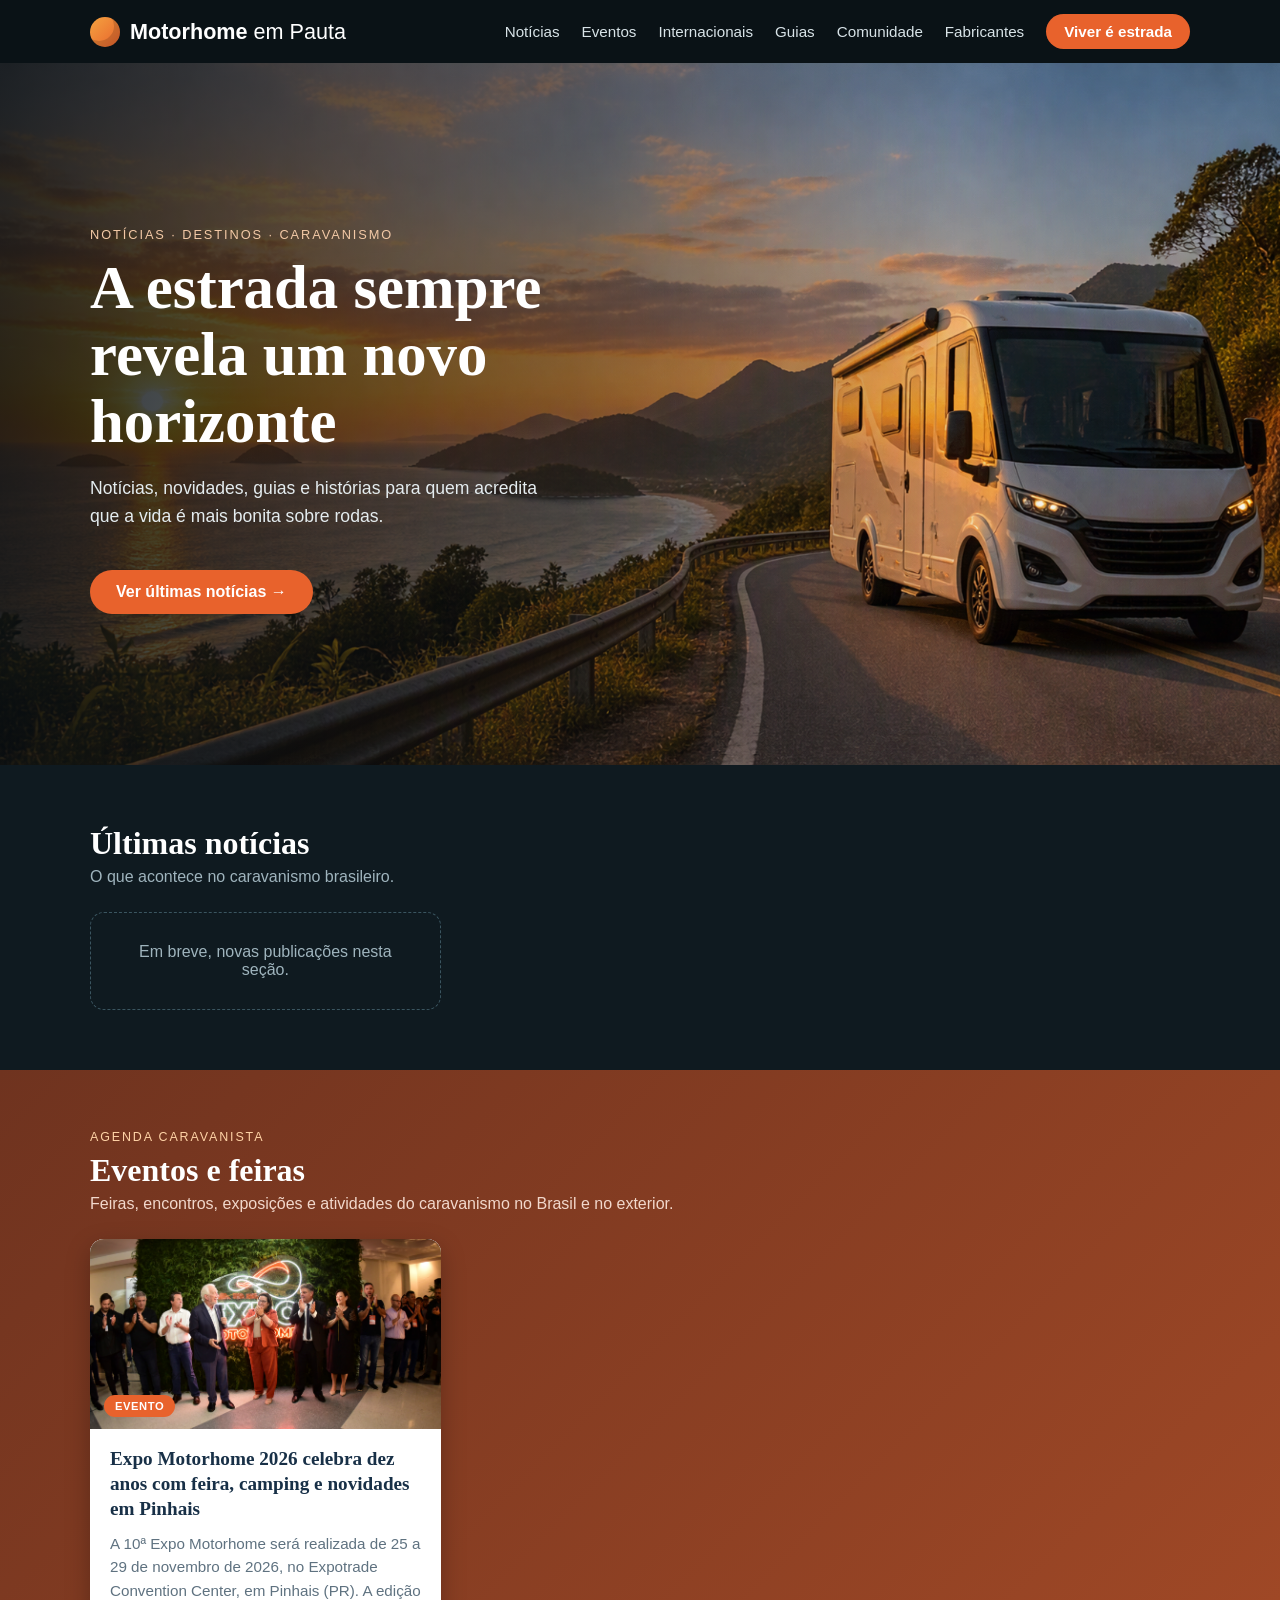
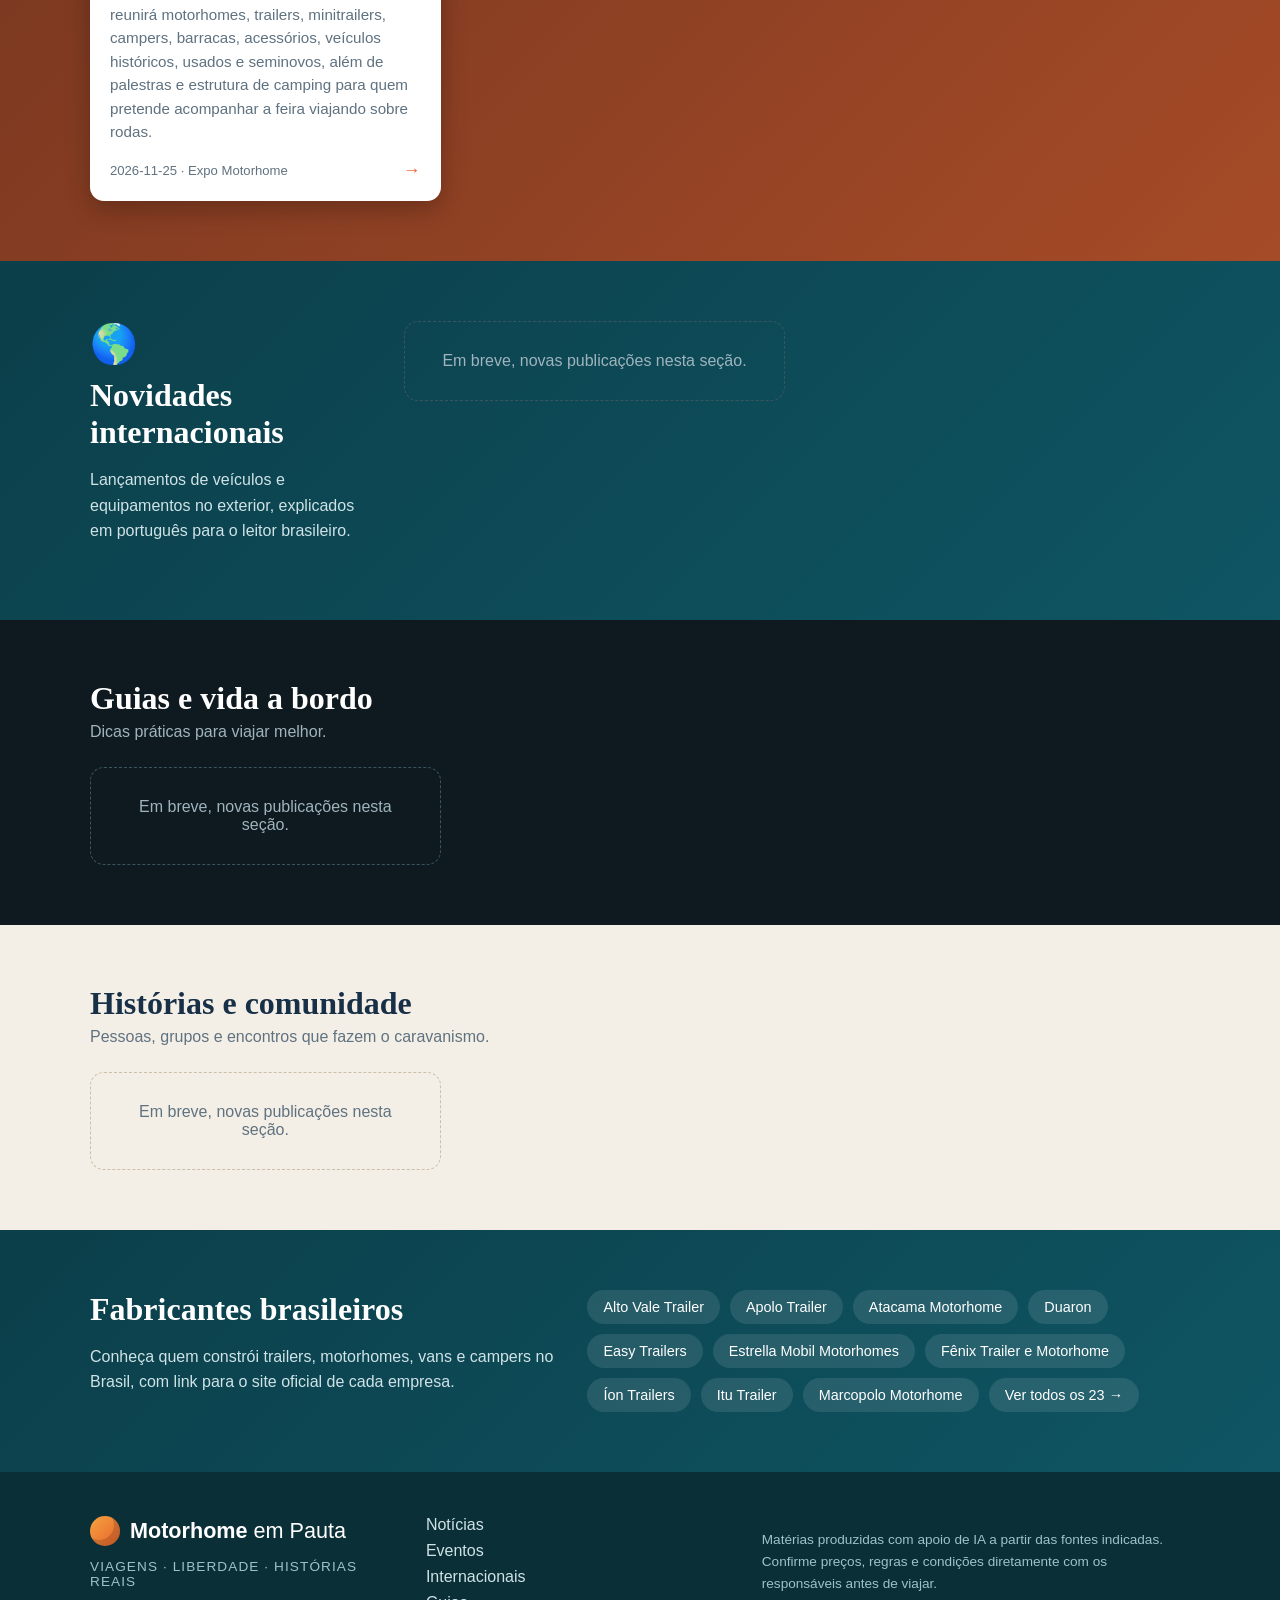
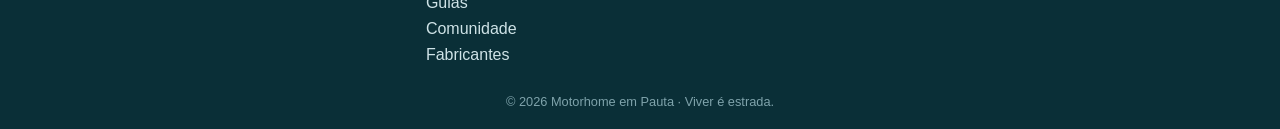
<file: index.html>
<!DOCTYPE html>
<html lang="pt-BR">
<head>
<meta charset="UTF-8">
<meta name="viewport" content="width=device-width, initial-scale=1">
<meta name="description" content="Notícias, lançamentos nacionais, novidades internacionais, guias e histórias sobre motorhomes, trailers, campers e caravanismo.">
<title>Motorhome em Pauta | As notícias que movem o caravanismo</title>
<link rel="stylesheet" href="estilo.css">
</head>
<body>
<header class="topo">
  <div class="largura topo-linha">
    <div class="logo"><span class="logo-sol"></span><span><strong>Motorhome</strong> em Pauta</span></div>
    <nav id="menu" class="menu" aria-label="Seções"></nav>
  </div>
</header>

<section class="capa">
  <div class="largura capa-texto">
    <p class="chapeu">Notícias · Destinos · Caravanismo</p>
    <h1>A estrada sempre revela um novo horizonte</h1>
    <p class="capa-sub">Notícias, novidades, guias e histórias para quem acredita que a vida é mais bonita sobre rodas.</p>
    <div id="capa-acao"></div>
  </div>
</section>

<main>
  <section id="lancamentos" class="faixa lancamentos" hidden>
    <div class="largura">
      <div class="cabecalho">
        <p class="chapeu-lanc">Indústria nacional em movimento</p>
        <h2>Lançamentos nacionais <span class="feito-br">Feito no Brasil</span></h2>
        <p>Novos modelos de fabricantes brasileiros.</p>
      </div>
      <div id="filtros-lanc" class="filtros filtros-escuros" role="toolbar" aria-label="Filtrar lançamentos"></div>
      <div id="grade-lanc" class="grade grade-lanc"></div>
    </div>
  </section>

  <section id="ultimas" class="faixa escura">
    <div class="largura">
      <div class="cabecalho"><h2>Últimas notícias</h2><p>O que acontece no caravanismo brasileiro.</p></div>
      <div class="grade" data-categoria="Últimas notícias"></div>
    </div>
  </section>

  <section id="eventos" class="faixa eventos">
    <div class="largura">
      <div class="cabecalho">
        <p class="chapeu-eventos">Agenda caravanista</p>
        <h2>Eventos e feiras</h2>
        <p>Feiras, encontros, exposições e atividades do caravanismo no Brasil e no exterior.</p>
      </div>
      <div class="grade" data-categoria="Eventos e feiras"></div>
    </div>
  </section>

  <section id="internacionais" class="faixa petroleo">
    <div class="largura internacional">
      <div class="intro-int">
        <span class="globo">🌎</span>
        <h2>Novidades internacionais</h2>
        <p>Lançamentos de veículos e equipamentos no exterior, explicados em português para o leitor brasileiro.</p>
      </div>
      <div class="grade" data-categoria="Novidades internacionais"></div>
    </div>
  </section>

  <section id="guias" class="faixa escura">
    <div class="largura">
      <div class="cabecalho"><h2>Guias e vida a bordo</h2><p>Dicas práticas para viajar melhor.</p></div>
      <div class="grade" data-categoria="Guias e vida a bordo"></div>
    </div>
  </section>

  <section id="comunidade" class="faixa areia">
    <div class="largura">
      <div class="cabecalho"><h2>Histórias e comunidade</h2><p>Pessoas, grupos e encontros que fazem o caravanismo.</p></div>
      <div class="grade" data-categoria="Histórias e comunidade"></div>
    </div>
  </section>

  <section id="fabricantes" class="faixa petroleo">
    <div class="largura destaque-fab">
      <div>
        <h2>Fabricantes brasileiros</h2>
        <p>Conheça quem constrói trailers, motorhomes, vans e campers no Brasil, com link para o site oficial de cada empresa.</p>
      </div>
      <div id="nomes-fab" class="nomes-fab"></div>
    </div>
  </section>
</main>

<footer class="rodape">
  <div class="largura rodape-linha">
    <div>
      <div class="logo"><span class="logo-sol"></span><span><strong>Motorhome</strong> em Pauta</span></div>
      <p class="lema">Viagens · Liberdade · Histórias reais</p>
    </div>
    <nav id="menu-rodape" class="menu-rodape" aria-label="Rodapé"></nav>
    <p class="aviso">Matérias produzidas com apoio de IA a partir das fontes indicadas. Confirme preços, regras e condições diretamente com os responsáveis antes de viajar.</p>
  </div>
  <p class="copy">© 2026 Motorhome em Pauta · Viver é estrada.</p>
</footer>

<script src="site.js"></script>
</body>
</html>
</file>
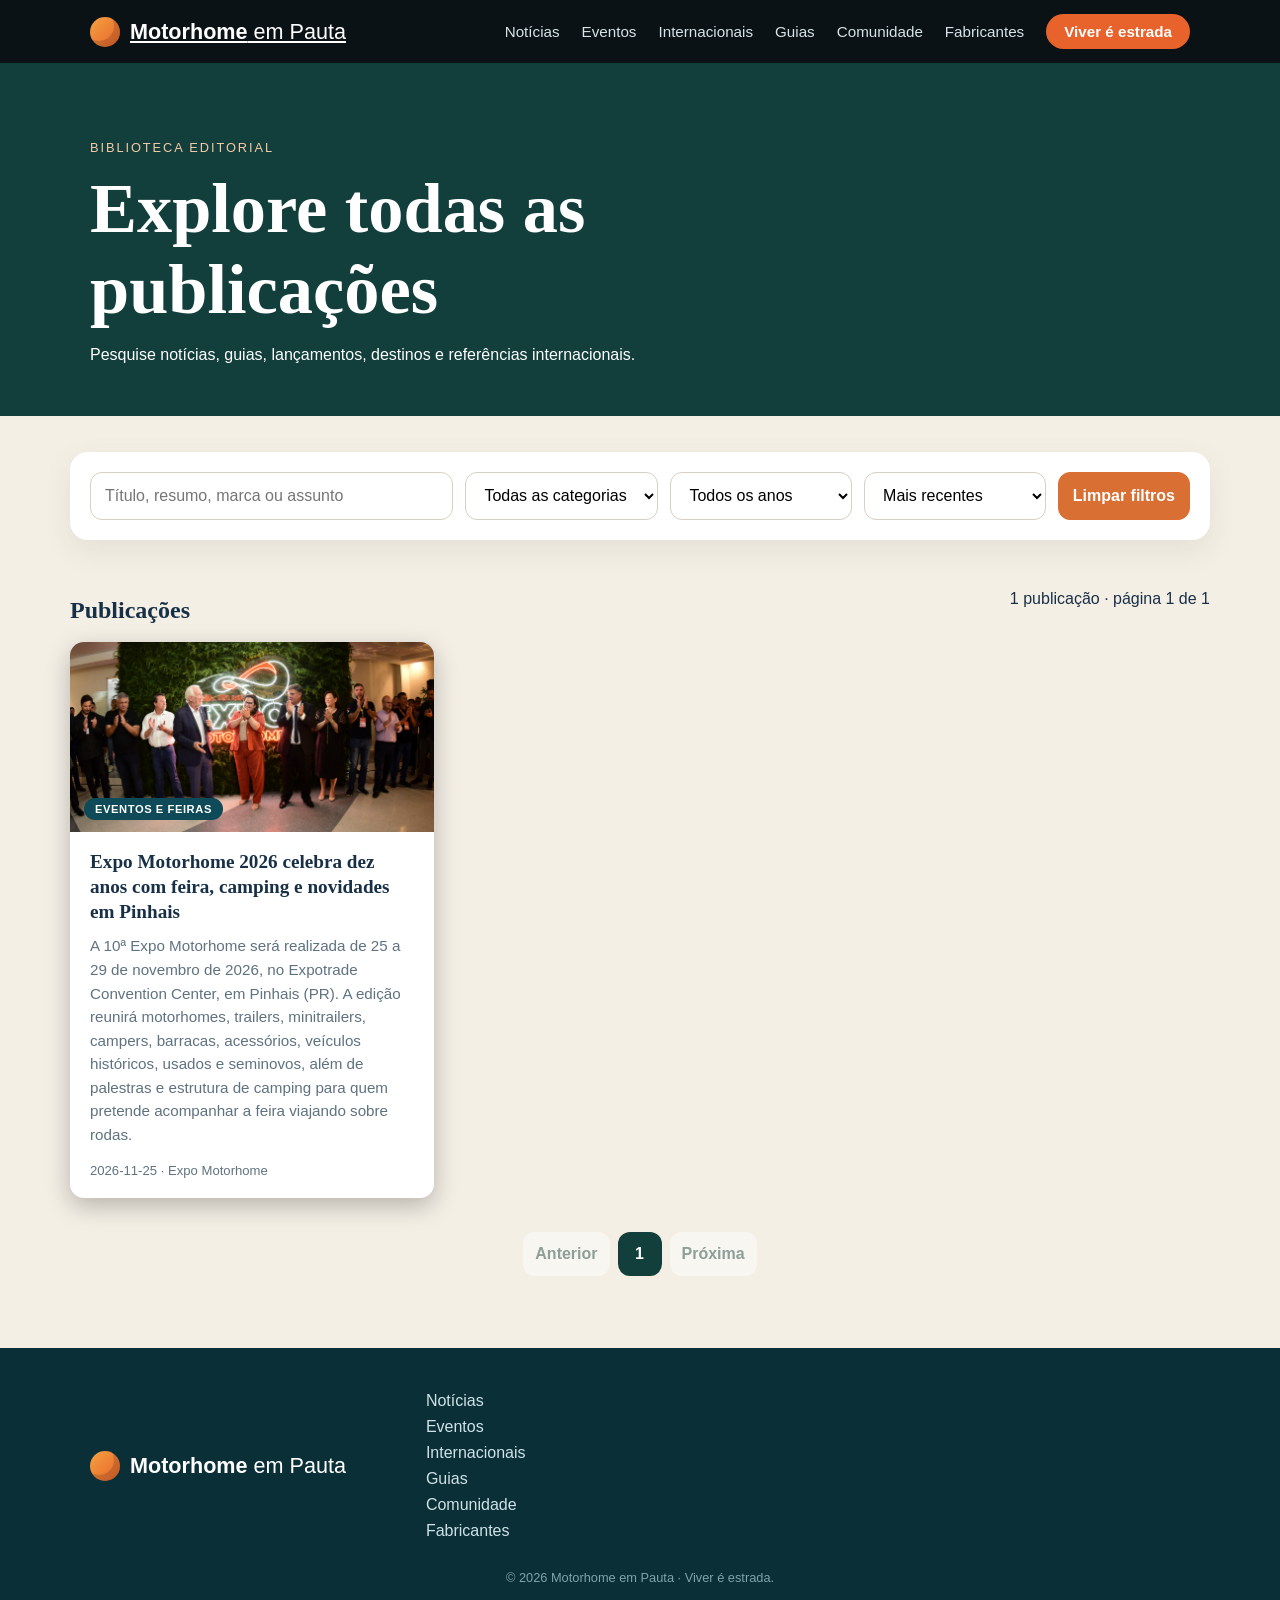
<file: arquivo.html>
<!DOCTYPE html>
<html lang="pt-BR">
<head>
<meta charset="UTF-8">
<meta name="viewport" content="width=device-width, initial-scale=1">
<meta name="description" content="Arquivo de publicações do Motorhome em Pauta.">
<title>Arquivo de publicações | Motorhome em Pauta</title>
<link rel="stylesheet" href="estilo.css">
<link rel="stylesheet" href="arquivo.css">
</head>
<body>
<header class="topo"><div class="largura topo-linha"><a class="logo" href="index.html"><span class="logo-sol"></span><span><strong>Motorhome</strong> em Pauta</span></a><nav id="menu" class="menu" aria-label="Seções"></nav></div></header>
<main class="arquivo-main">
  <section class="arquivo-cabecalho"><div class="largura"><p class="chapeu">Biblioteca editorial</p><h1>Explore todas as publicações</h1><p>Pesquise notícias, guias, lançamentos, destinos e referências internacionais.</p></div></section>
  <section class="largura arquivo-conteudo" aria-labelledby="titulo-resultados">
    <form id="filtros-arquivo" class="arquivo-filtros" role="search">
      <label for="busca-arquivo">Buscar</label>
      <input id="busca-arquivo" name="q" type="search" placeholder="Título, resumo, marca ou assunto">
      <label for="categoria-arquivo">Categoria</label>
      <select id="categoria-arquivo" name="categoria"><option value="">Todas as categorias</option></select>
      <label for="ano-arquivo">Ano</label>
      <select id="ano-arquivo" name="ano"><option value="">Todos os anos</option></select>
      <label for="ordem-arquivo">Ordenar</label>
      <select id="ordem-arquivo" name="ordem"><option value="recentes">Mais recentes</option><option value="antigas">Mais antigas</option></select>
      <button type="button" id="limpar-arquivo">Limpar filtros</button>
    </form>
    <div class="arquivo-barra"><h2 id="titulo-resultados">Publicações</h2><p id="contagem-arquivo" aria-live="polite"></p></div>
    <div id="grade-arquivo" class="grade arquivo-grade"></div>
    <nav id="paginacao-arquivo" class="paginacao" aria-label="Paginação do arquivo"></nav>
  </section>
</main>
<footer class="rodape"><div class="largura rodape-linha"><div class="logo"><span class="logo-sol"></span><span><strong>Motorhome</strong> em Pauta</span></div><nav id="menu-rodape" class="menu-rodape" aria-label="Rodapé"></nav></div><p class="copy">© 2026 Motorhome em Pauta · Viver é estrada.</p></footer>
<script src="site.js"></script>
<script src="arquivo.js"></script>
</body></html>
</file>
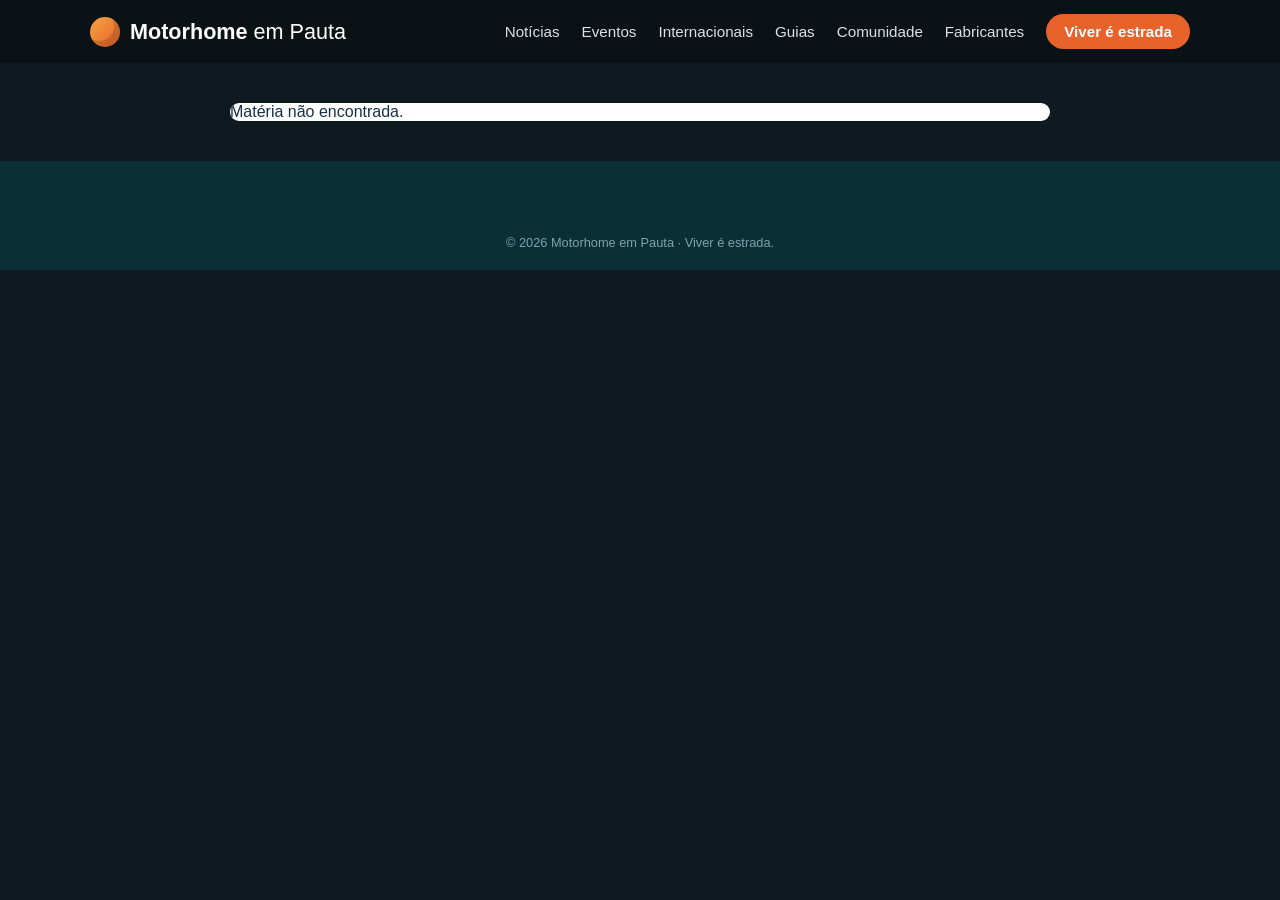
<file: materia.html>
<!DOCTYPE html>
<html lang="pt-BR">
<head>
<meta charset="UTF-8">
<meta name="viewport" content="width=device-width, initial-scale=1">
<meta name="description" content="Matéria do Motorhome em Pauta.">
<title>Motorhome em Pauta</title>
<link rel="stylesheet" href="estilo.css">
</head>
<body>
<header class="topo">
  <div class="largura topo-linha">
    <div class="logo"><span class="logo-sol"></span><span><strong>Motorhome</strong> em Pauta</span></div>
    <nav id="menu" class="menu" aria-label="Seções"></nav>
  </div>
</header>
<article id="materia" class="materia"><p style="padding:30px">Carregando matéria...</p></article>
<footer class="rodape">
  <p class="copy">© 2026 Motorhome em Pauta · Viver é estrada.</p>
</footer>
<script src="site.js"></script>
</body>
</html>
</file>
<file: estilo.css>
:root{--escuro:#0f1a20;--petroleo:#0e4a57;--areia:#f4efe6;--laranja:#e8622c;--verde:#1f7a4a;--texto:#183047;--cinza:#5f7280}
*{box-sizing:border-box}
html{scroll-behavior:smooth}
body{margin:0;font-family:Arial,Helvetica,sans-serif;color:var(--texto);background:var(--escuro)}
.largura{max-width:1140px;margin:0 auto;padding:0 20px}
h1,h2,h3{font-family:Georgia,"Times New Roman",serif}
section[id]{scroll-margin-top:80px}
[hidden]{display:none !important}

.topo{position:sticky;top:0;z-index:10;background:rgba(10,18,22,.92);backdrop-filter:blur(6px)}
.topo-linha{display:flex;align-items:center;justify-content:space-between;gap:20px;padding:14px 20px;flex-wrap:wrap}
.logo{display:flex;align-items:center;gap:10px;color:#fff;font-size:1.35rem}
.logo strong{color:#fff}
.logo-sol{width:30px;height:30px;border-radius:50%;background:linear-gradient(135deg,#f4a340,var(--laranja));box-shadow:inset -6px -6px 0 rgba(0,0,0,.15)}
.menu{display:flex;gap:22px;align-items:center;flex-wrap:wrap}
.menu a{color:#d8e3e7;text-decoration:none;font-size:.95rem}
.menu a:hover{color:#fff}
.menu a.botao{background:var(--laranja);color:#fff;padding:9px 18px;border-radius:999px;font-weight:bold}

.capa{min-height:78vh;display:flex;align-items:center;color:#fff;
  background:linear-gradient(90deg,rgba(8,14,18,.85) 0%,rgba(8,14,18,.45) 45%,rgba(8,14,18,0) 75%),url("imagens/capa-estrada.png") center/cover no-repeat}
.capa-texto{max-width:1140px;width:100%}
.chapeu{letter-spacing:.15em;text-transform:uppercase;font-size:.8rem;color:#f3c9a6}
.capa h1{font-size:clamp(2.2rem,5vw,3.8rem);line-height:1.1;max-width:560px;margin:10px 0 18px}
.capa-sub{max-width:480px;font-size:1.1rem;line-height:1.6;color:#e4ecef}
.botao-capa{display:inline-block;margin-top:22px;background:var(--laranja);color:#fff;text-decoration:none;padding:13px 26px;border-radius:999px;font-weight:bold}

.faixa{padding:60px 0}
.escura{background:var(--escuro)}
.petroleo{background:linear-gradient(135deg,#0b3f4a,#0f5563)}
.areia{background:var(--areia)}
.cabecalho{margin-bottom:26px}
.cabecalho h2{color:#fff;font-size:2rem;margin:0 0 6px}
.cabecalho p{color:#9fb4bd;margin:0}
.areia .cabecalho h2{color:var(--texto)}
.areia .cabecalho p{color:var(--cinza)}

/* Eventos e feiras */
.eventos{background:linear-gradient(135deg,#6f331f,#a64b27)}
.eventos .cabecalho h2{color:#fff}
.eventos .cabecalho p{color:#f2d8cc}
.chapeu-eventos{color:#ffd3a6 !important;letter-spacing:.15em;text-transform:uppercase;font-size:.78rem;margin:0 0 8px !important}
.eventos .selo{background:var(--laranja)}

.grade{display:grid;grid-template-columns:repeat(auto-fill,minmax(300px,1fr));gap:24px}
.cartao{display:flex;flex-direction:column;background:#fff;border-radius:14px;overflow:hidden;text-decoration:none;color:var(--texto);
  box-shadow:0 8px 24px rgba(0,0,0,.25);transition:transform .2s,box-shadow .2s}
.cartao:hover{transform:translateY(-4px);box-shadow:0 14px 32px rgba(0,0,0,.35)}
.foto{position:relative;height:190px;background:#cfd8dc center/cover no-repeat}
.selo{position:absolute;left:14px;bottom:12px;background:var(--petroleo);color:#fff;font-size:.7rem;font-weight:bold;
  letter-spacing:.05em;text-transform:uppercase;padding:5px 11px;border-radius:999px}
.selo-novo{position:absolute;left:14px;top:12px;background:var(--laranja);color:#fff;font-size:.7rem;font-weight:bold;
  letter-spacing:.05em;text-transform:uppercase;padding:5px 11px;border-radius:999px}
.ilustrativa{position:absolute;right:10px;top:10px;background:rgba(0,0,0,.55);color:#fff;font-size:.65rem;padding:3px 8px;border-radius:6px}
.conteudo{padding:18px 20px 20px;display:flex;flex-direction:column;flex:1}
.ficha{color:var(--cinza);font-size:.74rem;font-weight:bold;letter-spacing:.06em;text-transform:uppercase;margin:0 0 8px}
.conteudo h3{font-size:1.2rem;line-height:1.3;margin:0 0 10px}
.conteudo p{color:var(--cinza);line-height:1.55;margin:0 0 16px;font-size:.95rem}
.conteudo p.ficha{margin:0 0 8px;font-size:.74rem}
.rodape-cartao{margin-top:auto;display:flex;justify-content:space-between;align-items:center;gap:8px;color:var(--cinza);font-size:.82rem}
.origem{background:#eef2f3;border-radius:999px;padding:3px 10px;font-size:.72rem}
.seta{color:var(--laranja);font-weight:bold;font-size:1.1rem}
.vazio{color:#9fb4bd;padding:30px;border:1px dashed #3a5560;border-radius:14px;text-align:center}
.areia .vazio{color:var(--cinza);border-color:#cbbfa9}

/* Lançamentos nacionais */
.lancamentos{background:radial-gradient(circle at 92% 10%,rgba(31,122,74,.28),transparent 40%),#121c22}
.chapeu-lanc{color:#f3c9a6 !important;letter-spacing:.15em;text-transform:uppercase;font-size:.78rem;margin:0 0 8px !important}
.feito-br{display:inline-block;vertical-align:middle;background:var(--verde);color:#fff;font:bold .75rem Arial,sans-serif;
  letter-spacing:.06em;text-transform:uppercase;padding:6px 12px;border-radius:999px;margin-left:10px}
.filtros-escuros .filtro{background:rgba(255,255,255,.08);border-color:rgba(255,255,255,.18);color:#e4ecef}
.filtros-escuros .filtro.ativo{background:var(--laranja);border-color:var(--laranja);color:#fff}
.grade-lanc{margin-top:22px}
.grade-lanc .foto{height:220px}

.internacional{display:grid;grid-template-columns:280px 1fr;gap:34px;align-items:start}
.intro-int{color:#fff}
.intro-int h2{font-size:2rem;margin:10px 0}
.intro-int p{color:#cfe3e7;line-height:1.6}
.globo{font-size:2.4rem}

.rodape{background:#0a2f37;color:#cfe3e7;padding:44px 0 20px}
.rodape-linha{display:grid;grid-template-columns:1fr 1fr 1.4fr;gap:30px}
.lema{color:#9fc2c9;font-size:.85rem;letter-spacing:.08em;text-transform:uppercase}
.menu-rodape{display:flex;flex-direction:column;gap:8px}
.menu-rodape a{color:#cfe3e7;text-decoration:none}
.aviso{font-size:.85rem;line-height:1.6;color:#9fc2c9}
.copy{text-align:center;font-size:.8rem;color:#7fa3ab;margin:30px 0 0}

/* Página da matéria */
.materia{background:#fff;max-width:820px;margin:40px auto;border-radius:16px;overflow:hidden}
.materia-capa{height:380px;background:#cfd8dc center/cover no-repeat}
.materia-corpo{padding:34px 40px 40px;line-height:1.75;font-size:1.08rem}
.materia-corpo h1{font-size:2.2rem;line-height:1.2;margin:8px 0 14px}
.materia-corpo h2{font-size:1.45rem;margin:30px 0 8px}
.meta{color:var(--cinza);font-size:.9rem}
.legenda{color:var(--cinza);font-size:.8rem;margin:8px 40px 0}
.abertura{font-size:1.18rem}
.ficha-lanc{background:#f4efe6;border-left:4px solid var(--laranja);border-radius:10px;padding:16px 20px;margin:20px 0}
.ficha-lanc h2{margin:0 0 8px !important;font-size:1.1rem !important}
.ficha-lanc dl{display:grid;grid-template-columns:auto 1fr;gap:4px 16px;margin:0;font-size:.95rem}
.ficha-lanc dt{color:var(--cinza)}
.ficha-lanc dd{margin:0;font-weight:bold}
.fonte{border-top:1px solid #e3e9eb;margin-top:30px;padding-top:18px;font-size:.95rem}
.fonte a,.voltar a{color:var(--petroleo);font-weight:bold}

/* Fabricantes */
.capa-fab{min-height:52vh;background:linear-gradient(90deg,rgba(8,14,18,.88) 0%,rgba(8,14,18,.5) 50%,rgba(8,14,18,.1) 85%),url("imagens/fabricantes-capa.png") center/cover no-repeat}
.filtros{display:flex;flex-wrap:wrap;gap:10px;margin-bottom:14px}
.filtro{border:1px solid #cbbfa9;background:#fff;color:var(--texto);padding:9px 18px;border-radius:999px;font-size:.92rem;cursor:pointer}
.filtro:hover{border-color:var(--petroleo)}
.filtro.ativo{background:var(--petroleo);border-color:var(--petroleo);color:#fff}
.contagem{color:var(--cinza);margin:0 0 22px}
.grade-fab{display:grid;grid-template-columns:repeat(auto-fill,minmax(280px,1fr));gap:20px}
.fab{background:#fff;border-radius:14px;padding:22px;display:flex;flex-direction:column;box-shadow:0 6px 18px rgba(24,48,71,.08)}
.fab-topo{display:flex;align-items:center;gap:14px;margin-bottom:12px}
.inicial{width:48px;height:48px;flex:none;border-radius:12px;display:grid;place-items:center;color:#fff;font:bold 1.3rem Georgia,serif}
.fab h3{margin:0;font-size:1.15rem;line-height:1.25}
.fab-local{color:var(--cinza);font-size:.85rem;margin:2px 0 0}
.etiquetas{display:flex;flex-wrap:wrap;gap:6px;margin-bottom:12px}
.etiqueta{background:#e7f0f1;color:var(--petroleo);font-size:.72rem;font-weight:bold;padding:4px 10px;border-radius:999px}
.fab p.desc{color:var(--cinza);line-height:1.55;font-size:.93rem;margin:0 0 16px}
.fab a.visitar{margin-top:auto;color:var(--laranja);font-weight:bold;text-decoration:none}
.nota-fab{color:var(--cinza);font-size:.85rem;line-height:1.6;margin-top:30px}

/* Destaque de fabricantes na página inicial */
.destaque-fab{display:grid;grid-template-columns:1fr 1.3fr;gap:34px;align-items:center}
.destaque-fab h2{color:#fff;font-size:2rem;margin:0 0 10px}
.destaque-fab p{color:#cfe3e7;line-height:1.6}
.nomes-fab{display:flex;flex-wrap:wrap;gap:10px}
.nomes-fab a{background:rgba(255,255,255,.1);color:#fff;text-decoration:none;padding:9px 16px;border-radius:999px;font-size:.9rem}
.nomes-fab a:hover{background:rgba(255,255,255,.2)}

@media (max-width:820px){
  .internacional,.rodape-linha,.destaque-fab{grid-template-columns:1fr}
  .materia-corpo{padding:24px 22px}
  .materia-capa{height:240px}
  .capa{min-height:64vh}
  .feito-br{margin:8px 0 0}
  section[id]{scroll-margin-top:120px}
}
</file>
<file: arquivo.css>
.arquivo-main{min-height:70vh;background:#f4efe5}.arquivo-cabecalho{padding:64px 0 36px;background:#123f3b;color:#fff}.arquivo-cabecalho h1{max-width:760px;margin:.2rem 0;font-size:clamp(2.2rem,6vw,4.4rem)}.arquivo-conteudo{padding:36px 0 72px}.arquivo-filtros{display:grid;grid-template-columns:2fr 1fr 1fr 1fr auto;gap:12px;align-items:end;padding:20px;background:#fff;border-radius:18px;box-shadow:0 10px 30px rgba(25,46,43,.08)}.arquivo-filtros label{position:absolute;left:-9999px}.arquivo-filtros input,.arquivo-filtros select,.arquivo-filtros button{min-height:48px;border:1px solid #d7d0c3;border-radius:12px;padding:0 14px;font:inherit;background:#fff}.arquivo-filtros button{background:#d96f32;color:#fff;border-color:#d96f32;font-weight:700;cursor:pointer}.arquivo-barra{display:flex;justify-content:space-between;align-items:end;gap:20px;margin:34px 0 18px}.arquivo-barra h2{margin:0}.arquivo-grade{min-height:220px}.paginacao{display:flex;justify-content:center;flex-wrap:wrap;gap:8px;margin-top:34px}.paginacao a,.paginacao span{display:grid;place-items:center;min-width:44px;height:44px;padding:0 12px;border-radius:12px;background:#fff;color:#123f3b;text-decoration:none;font-weight:700}.paginacao [aria-current="page"]{background:#123f3b;color:#fff}.paginacao .desativado{opacity:.45}.arquivo-vazio{grid-column:1/-1;padding:48px;text-align:center;background:#fff;border-radius:18px}@media(max-width:850px){.arquivo-filtros{grid-template-columns:1fr 1fr}.arquivo-filtros input{grid-column:1/-1}}@media(max-width:560px){.arquivo-filtros{grid-template-columns:1fr}.arquivo-filtros input{grid-column:auto}.arquivo-barra{align-items:start;flex-direction:column}}
.cabecalho-com-link,.chamada-arquivo-inner{display:flex;align-items:end;justify-content:space-between;gap:28px}.arquivo-link{white-space:nowrap}.chamada-arquivo{background:#e8dcc7}.chamada-arquivo-inner{padding-top:14px;padding-bottom:14px}@media(max-width:720px){.cabecalho-com-link,.chamada-arquivo-inner{align-items:start;flex-direction:column}}
</file>
